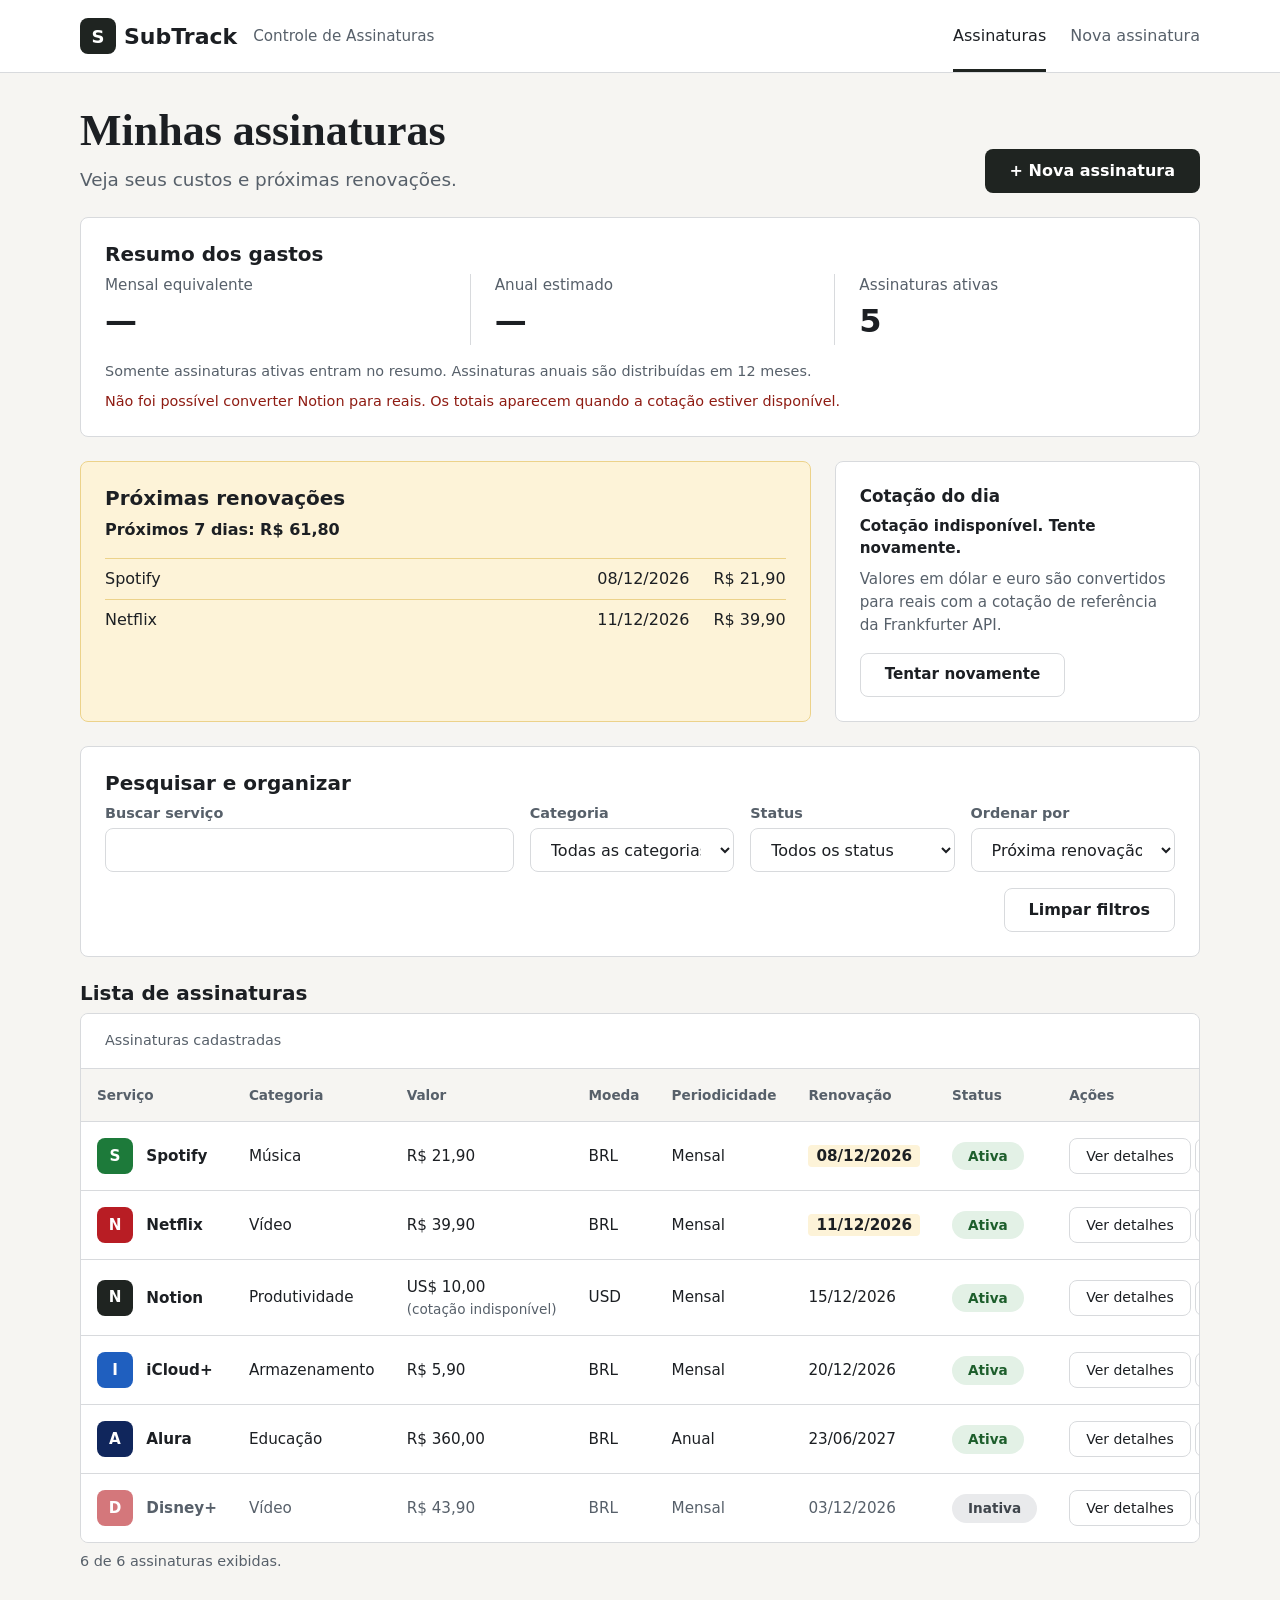
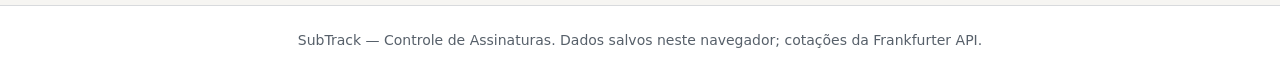
<file: index.html>
<!DOCTYPE html>
<html lang="pt-BR">
<head>
  <meta charset="UTF-8">
  <meta name="viewport" content="width=device-width, initial-scale=1.0">
  <title>Minhas assinaturas | SubTrack — Controle de Assinaturas</title>
  <link rel="stylesheet" href="css/estilos.css">
</head>
<body>
  <header class="cabecalho">
    <div class="cabecalho-conteudo">
      <p class="marca">
        <a href="index.html" class="marca-link"><span class="marca-icone" aria-hidden="true">S</span> SubTrack</a>
        <span class="marca-descricao">Controle de Assinaturas</span>
      </p>
      <nav class="menu" aria-label="Navegação principal">
        <ul>
          <li><a href="index.html" aria-current="page">Assinaturas</a></li>
          <li><a href="pages/cadastro.html">Nova assinatura</a></li>
        </ul>
      </nav>
    </div>
  </header>

  <main class="conteudo">
    <div class="topo-pagina">
      <div>
        <h1>Minhas assinaturas</h1>
        <p class="subtitulo">Veja seus custos e próximas renovações.</p>
      </div>
      <a href="pages/cadastro.html" class="botao botao-primario">+ Nova assinatura</a>
    </div>

    <p id="mensagem-sucesso" class="mensagem mensagem-sucesso" role="status" hidden></p>

    <section class="cartao resumo">
      <h2>Resumo dos gastos</h2>
      <dl class="resumo-lista">
        <div class="resumo-item">
          <dt>Mensal equivalente</dt>
          <dd id="resumo-mensal">—</dd>
        </div>
        <div class="resumo-item">
          <dt>Anual estimado</dt>
          <dd id="resumo-anual">—</dd>
        </div>
        <div class="resumo-item">
          <dt>Assinaturas ativas</dt>
          <dd id="resumo-ativas">0</dd>
        </div>
      </dl>
      <p class="texto-suave">Somente assinaturas ativas entram no resumo. Assinaturas anuais são distribuídas em 12 meses.</p>
      <p id="resumo-aviso" class="resumo-aviso" hidden></p>
    </section>

    <div class="paineis">
      <section class="renovacoes">
        <h2>Próximas renovações</h2>
        <p><strong id="renovacoes-total">Próximos 7 dias</strong></p>
        <ul id="renovacoes-lista" class="renovacoes-lista"></ul>
        <p id="renovacoes-vazia" hidden>Nenhuma renovação nos próximos 7 dias.</p>
      </section>

      <aside class="nota">
        <h2>Cotação do dia</h2>
        <p id="cotacao-texto" class="cotacao-texto" aria-live="polite">Consultando cotação…</p>
        <p>Valores em dólar e euro são convertidos para reais com a cotação de referência da Frankfurter API.</p>
        <button id="tentar-cotacao" type="button" class="botao botao-secundario" hidden>Tentar novamente</button>
      </aside>
    </div>

    <section class="cartao">
      <h2>Pesquisar e organizar</h2>
      <form id="filtros" class="filtros" role="search">
        <p class="campo campo-busca">
          <label for="busca">Buscar serviço</label>
          <input type="search" id="busca" name="busca">
        </p>
        <p class="campo">
          <label for="filtro-categoria">Categoria</label>
          <select id="filtro-categoria" name="categoria">
            <option value="todas">Todas as categorias</option>
            <option value="musica">Música</option>
            <option value="video">Vídeo</option>
            <option value="produtividade">Produtividade</option>
            <option value="armazenamento">Armazenamento</option>
            <option value="educacao">Educação</option>
            <option value="outros">Outros</option>
          </select>
        </p>
        <p class="campo">
          <label for="filtro-status">Status</label>
          <select id="filtro-status" name="status">
            <option value="todos">Todos os status</option>
            <option value="ativa">Ativa</option>
            <option value="inativa">Inativa</option>
          </select>
        </p>
        <p class="campo">
          <label for="ordenacao">Ordenar por</label>
          <select id="ordenacao" name="ordenacao">
            <option value="renovacao">Próxima renovação</option>
            <option value="nome">Nome de A a Z</option>
            <option value="menor-valor">Menor valor</option>
            <option value="maior-valor">Maior valor</option>
          </select>
        </p>
        <p class="filtros-acoes">
          <button type="reset" class="botao botao-secundario">Limpar filtros</button>
        </p>
      </form>
    </section>

    <section class="lista">
      <h2>Lista de assinaturas</h2>
      <div class="tabela-container">
        <table class="tabela">
          <caption>Assinaturas cadastradas</caption>
          <thead>
            <tr>
              <th scope="col">Serviço</th>
              <th scope="col">Categoria</th>
              <th scope="col">Valor</th>
              <th scope="col">Moeda</th>
              <th scope="col">Periodicidade</th>
              <th scope="col">Renovação</th>
              <th scope="col">Status</th>
              <th scope="col">Ações</th>
            </tr>
          </thead>
          <tbody id="corpo-tabela"></tbody>
        </table>
      </div>
      <p id="contador-lista" class="texto-suave"></p>
      <div id="lista-vazia" class="estado-vazio" hidden>
        <h3>Nenhuma assinatura cadastrada</h3>
        <p>Cadastre o primeiro serviço que você acompanha para ver os custos e as renovações.</p>
        <a href="pages/cadastro.html" class="botao botao-primario">+ Cadastrar assinatura</a>
      </div>
      <div id="sem-resultados" class="estado-vazio" hidden>
        <h3>Nenhuma assinatura encontrada</h3>
        <p>Nenhum serviço corresponde à pesquisa e aos filtros escolhidos.</p>
        <button id="limpar-filtros-vazio" type="button" class="botao botao-secundario">Limpar filtros</button>
      </div>
    </section>
  </main>

  <footer class="rodape">
    <p>SubTrack — Controle de Assinaturas. Dados salvos neste navegador; cotações da Frankfurter API.</p>
  </footer>

  <script src="js/dados.js"></script>
  <script src="js/lista.js"></script>
</body>
</html>
</file>
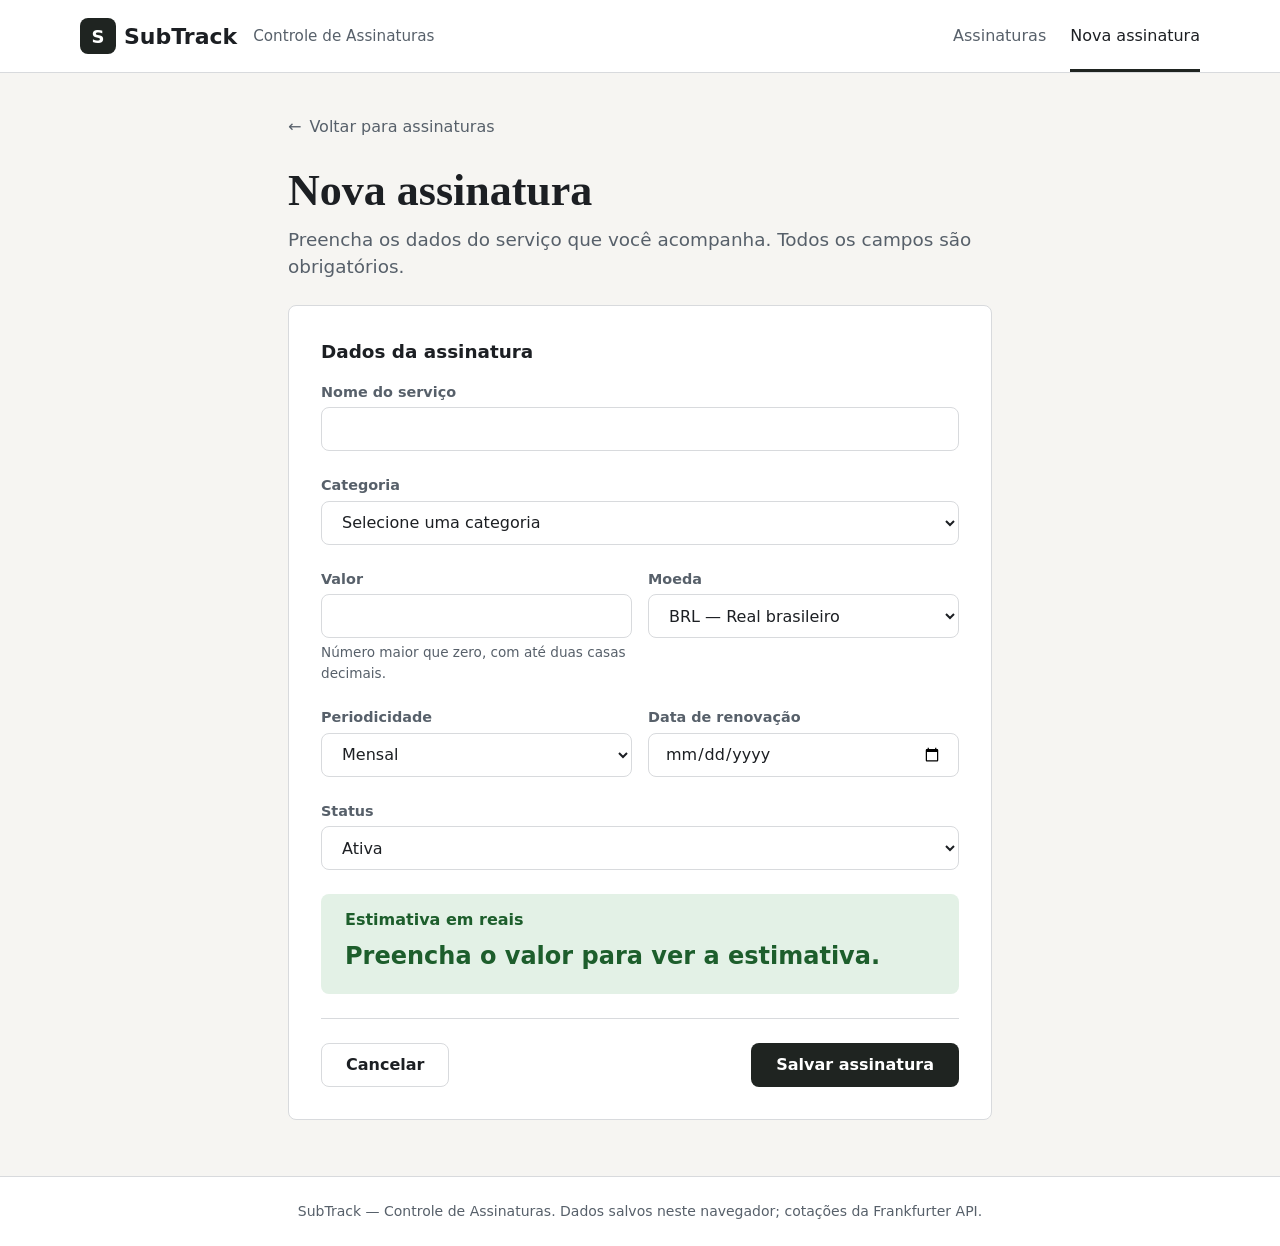
<file: pages/cadastro.html>
<!DOCTYPE html>
<html lang="pt-BR">
<head>
  <meta charset="UTF-8">
  <meta name="viewport" content="width=device-width, initial-scale=1.0">
  <title>Nova assinatura | SubTrack — Controle de Assinaturas</title>
  <link rel="stylesheet" href="../css/estilos.css">
</head>
<body>
  <header class="cabecalho">
    <div class="cabecalho-conteudo">
      <p class="marca">
        <a href="../index.html" class="marca-link"><span class="marca-icone" aria-hidden="true">S</span> SubTrack</a>
        <span class="marca-descricao">Controle de Assinaturas</span>
      </p>
      <nav class="menu" aria-label="Navegação principal">
        <ul>
          <li><a href="../index.html">Assinaturas</a></li>
          <li><a href="cadastro.html" aria-current="page">Nova assinatura</a></li>
        </ul>
      </nav>
    </div>
  </header>

  <main class="conteudo conteudo-estreito">
    <p><a href="../index.html" class="link-voltar"><span aria-hidden="true">←</span> Voltar para assinaturas</a></p>
    <h1>Nova assinatura</h1>
    <p class="subtitulo">Preencha os dados do serviço que você acompanha. Todos os campos são obrigatórios.</p>
    <p id="mensagem-formulario" class="mensagem" role="alert" hidden></p>

    <form id="formulario-assinatura" class="cartao formulario" novalidate>
      <fieldset class="formulario-campos">
        <legend>Dados da assinatura</legend>

        <p class="campo campo-largo">
          <label for="nome">Nome do serviço</label>
          <input type="text" id="nome" name="nome" required>
        </p>

        <p class="campo campo-largo">
          <label for="categoria">Categoria</label>
          <select id="categoria" name="categoria" required>
            <option value="">Selecione uma categoria</option>
            <option value="musica">Música</option>
            <option value="video">Vídeo</option>
            <option value="produtividade">Produtividade</option>
            <option value="armazenamento">Armazenamento</option>
            <option value="educacao">Educação</option>
            <option value="outros">Outros</option>
          </select>
        </p>

        <p class="campo">
          <label for="valor">Valor</label>
          <input type="number" id="valor" name="valor" min="0.01" step="0.01" aria-describedby="valor-ajuda" required>
          <small id="valor-ajuda" class="campo-ajuda">Número maior que zero, com até duas casas decimais.</small>
        </p>

        <p class="campo">
          <label for="moeda">Moeda</label>
          <select id="moeda" name="moeda" required>
            <option value="BRL">BRL — Real brasileiro</option>
            <option value="USD">USD — Dólar americano</option>
            <option value="EUR">EUR — Euro</option>
          </select>
        </p>

        <p class="campo">
          <label for="periodicidade">Periodicidade</label>
          <select id="periodicidade" name="periodicidade" required>
            <option value="mensal">Mensal</option>
            <option value="anual">Anual</option>
          </select>
        </p>

        <p class="campo">
          <label for="renovacao">Data de renovação</label>
          <input type="date" id="renovacao" name="renovacao" required>
        </p>

        <p class="campo campo-largo">
          <label for="status">Status</label>
          <select id="status" name="status" required>
            <option value="ativa">Ativa</option>
            <option value="inativa">Inativa</option>
          </select>
        </p>
      </fieldset>

      <aside class="estimativa" aria-live="polite">
        <h2>Estimativa em reais</h2>
        <p id="estimativa-valor" class="estimativa-valor">Preencha o valor para ver a estimativa.</p>
        <p id="estimativa-detalhe"></p>
        <button id="tentar-cotacao" type="button" class="botao botao-secundario" hidden>Tentar novamente</button>
      </aside>

      <p class="formulario-acoes">
        <a href="../index.html" class="botao botao-secundario">Cancelar</a>
        <button type="submit" class="botao botao-primario">Salvar assinatura</button>
      </p>
    </form>
  </main>

  <footer class="rodape">
    <p>SubTrack — Controle de Assinaturas. Dados salvos neste navegador; cotações da Frankfurter API.</p>
  </footer>

  <script src="../js/dados.js"></script>
  <script src="../js/formulario.js"></script>
</body>
</html>
</file>
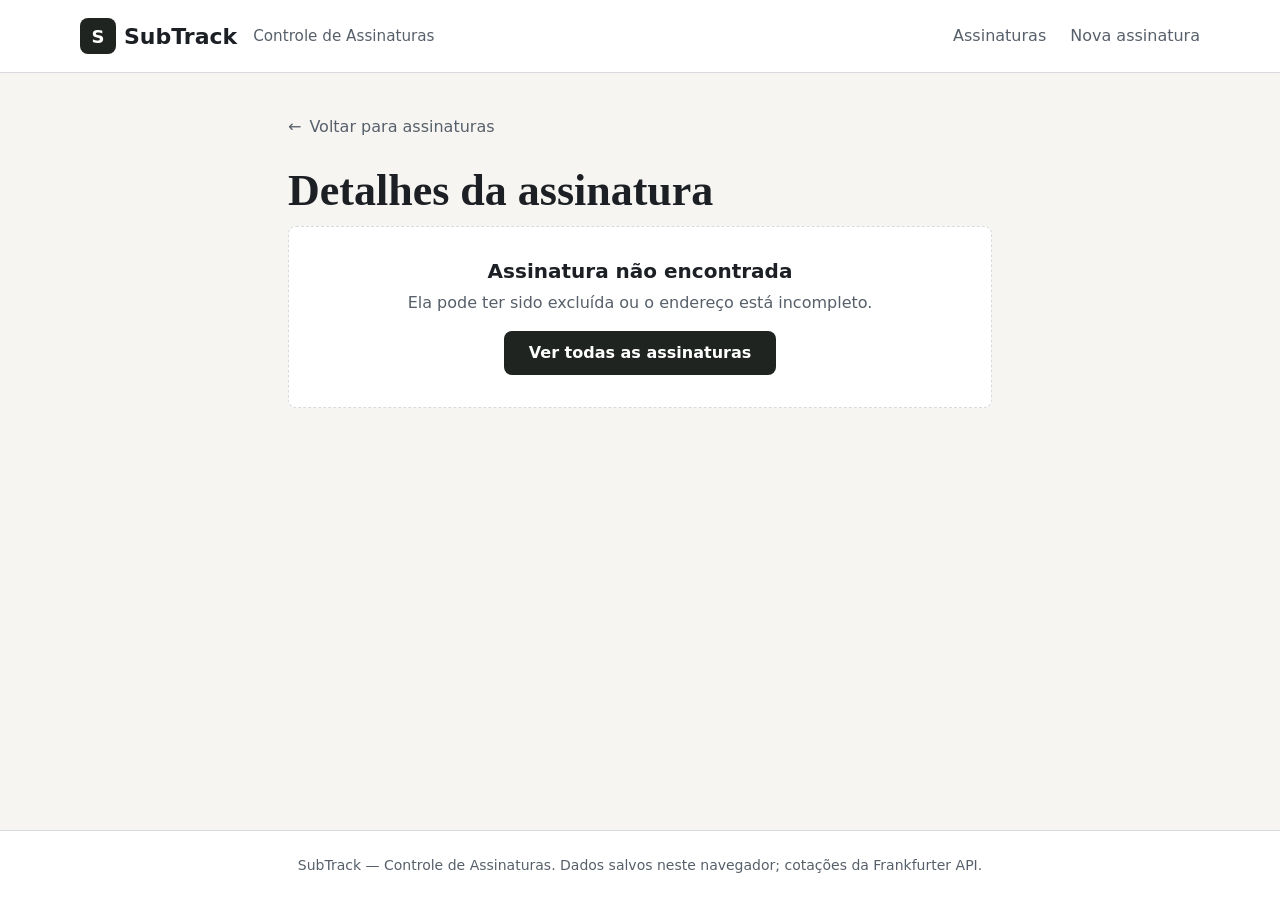
<file: pages/detalhes.html>
<!DOCTYPE html>
<html lang="pt-BR">
<head>
  <meta charset="UTF-8">
  <meta name="viewport" content="width=device-width, initial-scale=1.0">
  <title>Detalhes da assinatura | SubTrack — Controle de Assinaturas</title>
  <link rel="stylesheet" href="../css/estilos.css">
</head>
<body>
  <header class="cabecalho">
    <div class="cabecalho-conteudo">
      <p class="marca">
        <a href="../index.html" class="marca-link"><span class="marca-icone" aria-hidden="true">S</span> SubTrack</a>
        <span class="marca-descricao">Controle de Assinaturas</span>
      </p>
      <nav class="menu" aria-label="Navegação principal">
        <ul>
          <li><a href="../index.html">Assinaturas</a></li>
          <li><a href="cadastro.html">Nova assinatura</a></li>
        </ul>
      </nav>
    </div>
  </header>

  <main class="conteudo conteudo-estreito">
    <p><a href="../index.html" class="link-voltar"><span aria-hidden="true">←</span> Voltar para assinaturas</a></p>
    <h1>Detalhes da assinatura</h1>
    <p id="mensagem-sucesso" class="mensagem mensagem-sucesso" role="status" hidden></p>

    <article id="detalhes-assinatura" class="cartao detalhes" hidden>
      <div class="detalhes-topo">
        <span id="detalhes-avatar" class="avatar" aria-hidden="true"></span>
        <h2 id="detalhes-nome"></h2>
        <span id="detalhes-status"></span>
      </div>

      <dl class="detalhes-lista">
        <dt>Nome do serviço</dt>
        <dd data-campo="nome"></dd>
        <dt>Categoria</dt>
        <dd data-campo="categoria"></dd>
        <dt>Valor original</dt>
        <dd data-campo="valor"></dd>
        <dt>Moeda</dt>
        <dd data-campo="moeda"></dd>
        <dt>Periodicidade</dt>
        <dd data-campo="periodicidade"></dd>
        <dt>Valor em reais</dt>
        <dd data-campo="em-reais"></dd>
        <dt>Equivalente mensal</dt>
        <dd data-campo="mensal"></dd>
        <dt>Data de renovação</dt>
        <dd data-campo="renovacao"></dd>
        <dt>Situação da renovação</dt>
        <dd data-campo="prazo"></dd>
        <dt>Status</dt>
        <dd data-campo="status"></dd>
      </dl>

      <h3>Ações</h3>
      <ul class="lista-acoes">
        <li><a id="link-editar" href="editar.html" class="botao botao-primario">Editar assinatura</a></li>
        <li><a id="link-excluir" href="excluir.html" class="botao botao-perigo-contorno">Excluir assinatura</a></li>
        <li><a href="../index.html" class="botao botao-secundario">Voltar para a lista de assinaturas</a></li>
      </ul>
    </article>

    <aside id="nota-cotacao" class="nota" hidden>
      <h2>Sobre a conversão</h2>
      <p id="cotacao-texto" class="cotacao-texto" aria-live="polite">Consultando cotação…</p>
      <p>O valor em reais é uma estimativa feita com a cotação de referência da Frankfurter API e pode mudar até a data da cobrança.</p>
      <button id="tentar-cotacao" type="button" class="botao botao-secundario" hidden>Tentar novamente</button>
    </aside>

    <div id="nao-encontrada" class="estado-vazio" hidden>
      <h2>Assinatura não encontrada</h2>
      <p>Ela pode ter sido excluída ou o endereço está incompleto.</p>
      <a href="../index.html" class="botao botao-primario">Ver todas as assinaturas</a>
    </div>
  </main>

  <footer class="rodape">
    <p>SubTrack — Controle de Assinaturas. Dados salvos neste navegador; cotações da Frankfurter API.</p>
  </footer>

  <script src="../js/dados.js"></script>
  <script src="../js/detalhes.js"></script>
</body>
</html>
</file>
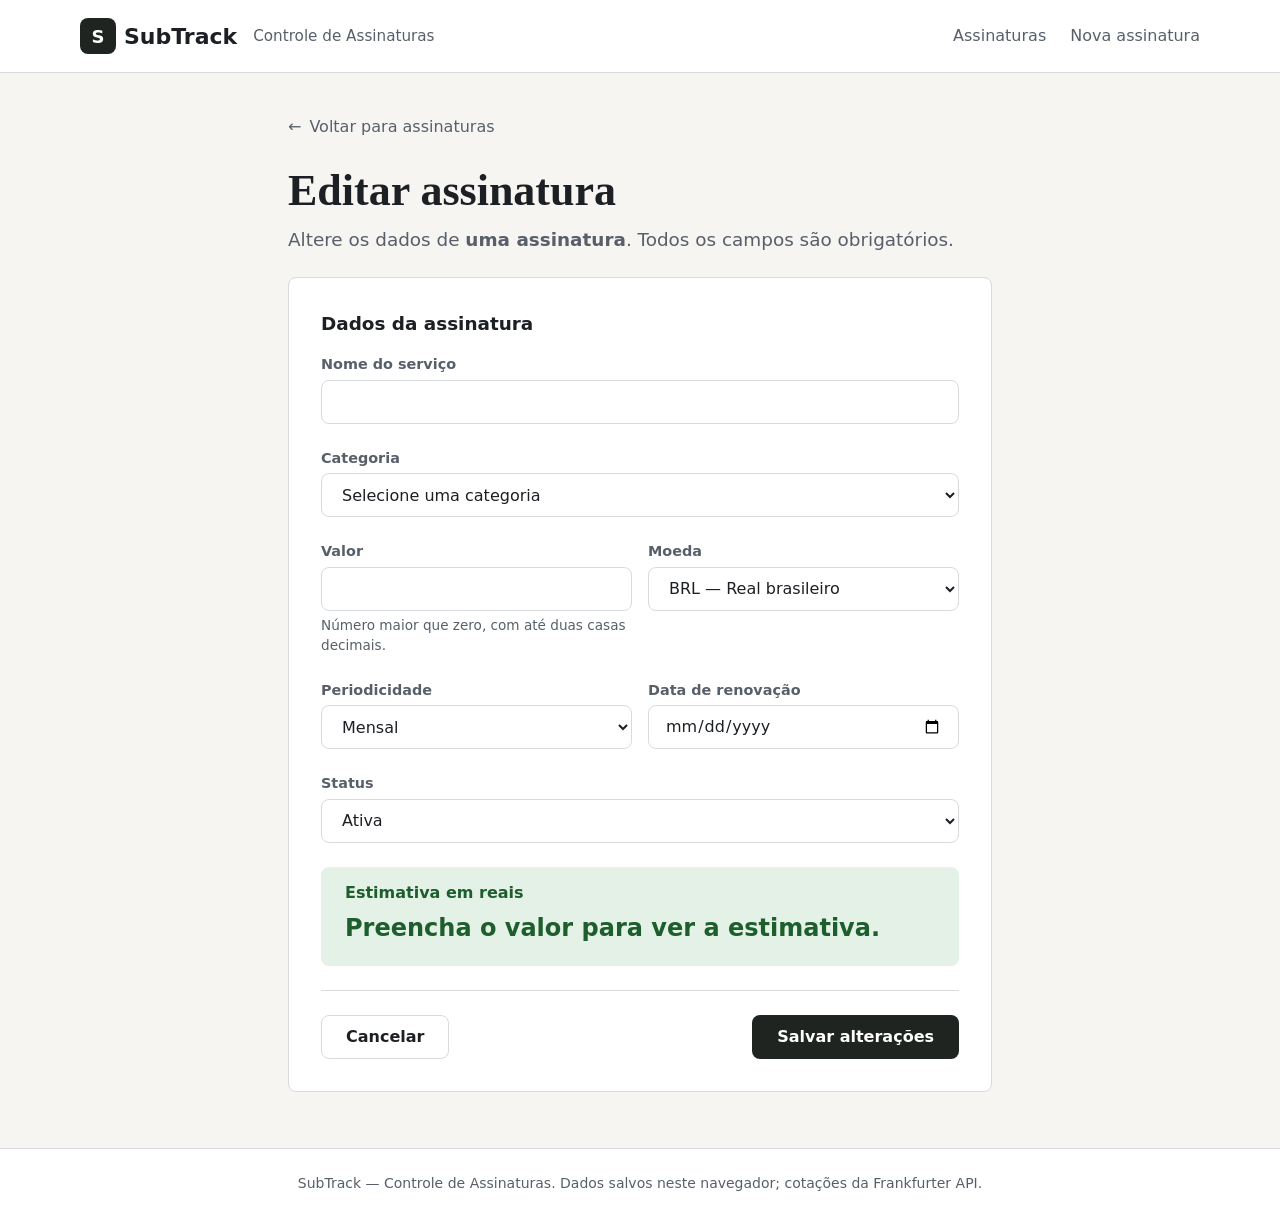
<file: pages/editar.html>
<!DOCTYPE html>
<html lang="pt-BR">
<head>
  <meta charset="UTF-8">
  <meta name="viewport" content="width=device-width, initial-scale=1.0">
  <title>Editar assinatura | SubTrack — Controle de Assinaturas</title>
  <link rel="stylesheet" href="../css/estilos.css">
</head>
<body>
  <header class="cabecalho">
    <div class="cabecalho-conteudo">
      <p class="marca">
        <a href="../index.html" class="marca-link"><span class="marca-icone" aria-hidden="true">S</span> SubTrack</a>
        <span class="marca-descricao">Controle de Assinaturas</span>
      </p>
      <nav class="menu" aria-label="Navegação principal">
        <ul>
          <li><a href="../index.html">Assinaturas</a></li>
          <li><a href="cadastro.html">Nova assinatura</a></li>
        </ul>
      </nav>
    </div>
  </header>

  <main class="conteudo conteudo-estreito">
    <p><a href="../index.html" class="link-voltar"><span aria-hidden="true">←</span> Voltar para assinaturas</a></p>
    <h1>Editar assinatura</h1>
    <p class="subtitulo">Altere os dados de <strong id="nome-edicao">uma assinatura</strong>. Todos os campos são obrigatórios.</p>
    <p id="mensagem-formulario" class="mensagem" role="alert" hidden></p>

    <form id="formulario-assinatura" class="cartao formulario" novalidate>
      <fieldset class="formulario-campos">
        <legend>Dados da assinatura</legend>

        <p class="campo campo-largo">
          <label for="nome">Nome do serviço</label>
          <input type="text" id="nome" name="nome" required>
        </p>

        <p class="campo campo-largo">
          <label for="categoria">Categoria</label>
          <select id="categoria" name="categoria" required>
            <option value="">Selecione uma categoria</option>
            <option value="musica">Música</option>
            <option value="video">Vídeo</option>
            <option value="produtividade">Produtividade</option>
            <option value="armazenamento">Armazenamento</option>
            <option value="educacao">Educação</option>
            <option value="outros">Outros</option>
          </select>
        </p>

        <p class="campo">
          <label for="valor">Valor</label>
          <input type="number" id="valor" name="valor" min="0.01" step="0.01" aria-describedby="valor-ajuda" required>
          <small id="valor-ajuda" class="campo-ajuda">Número maior que zero, com até duas casas decimais.</small>
        </p>

        <p class="campo">
          <label for="moeda">Moeda</label>
          <select id="moeda" name="moeda" required>
            <option value="BRL">BRL — Real brasileiro</option>
            <option value="USD">USD — Dólar americano</option>
            <option value="EUR">EUR — Euro</option>
          </select>
        </p>

        <p class="campo">
          <label for="periodicidade">Periodicidade</label>
          <select id="periodicidade" name="periodicidade" required>
            <option value="mensal">Mensal</option>
            <option value="anual">Anual</option>
          </select>
        </p>

        <p class="campo">
          <label for="renovacao">Data de renovação</label>
          <input type="date" id="renovacao" name="renovacao" required>
        </p>

        <p class="campo campo-largo">
          <label for="status">Status</label>
          <select id="status" name="status" required>
            <option value="ativa">Ativa</option>
            <option value="inativa">Inativa</option>
          </select>
        </p>
      </fieldset>

      <aside class="estimativa" aria-live="polite">
        <h2>Estimativa em reais</h2>
        <p id="estimativa-valor" class="estimativa-valor">Preencha o valor para ver a estimativa.</p>
        <p id="estimativa-detalhe"></p>
        <button id="tentar-cotacao" type="button" class="botao botao-secundario" hidden>Tentar novamente</button>
      </aside>

      <p class="formulario-acoes">
        <a id="link-cancelar" href="../index.html" class="botao botao-secundario">Cancelar</a>
        <button type="submit" class="botao botao-primario">Salvar alterações</button>
      </p>
    </form>

    <div id="nao-encontrada" class="estado-vazio" hidden>
      <h2>Assinatura não encontrada</h2>
      <p>Ela pode ter sido excluída ou o endereço está incompleto.</p>
      <a href="../index.html" class="botao botao-primario">Ver todas as assinaturas</a>
    </div>
  </main>

  <footer class="rodape">
    <p>SubTrack — Controle de Assinaturas. Dados salvos neste navegador; cotações da Frankfurter API.</p>
  </footer>

  <script src="../js/dados.js"></script>
  <script src="../js/formulario.js"></script>
</body>
</html>
</file>
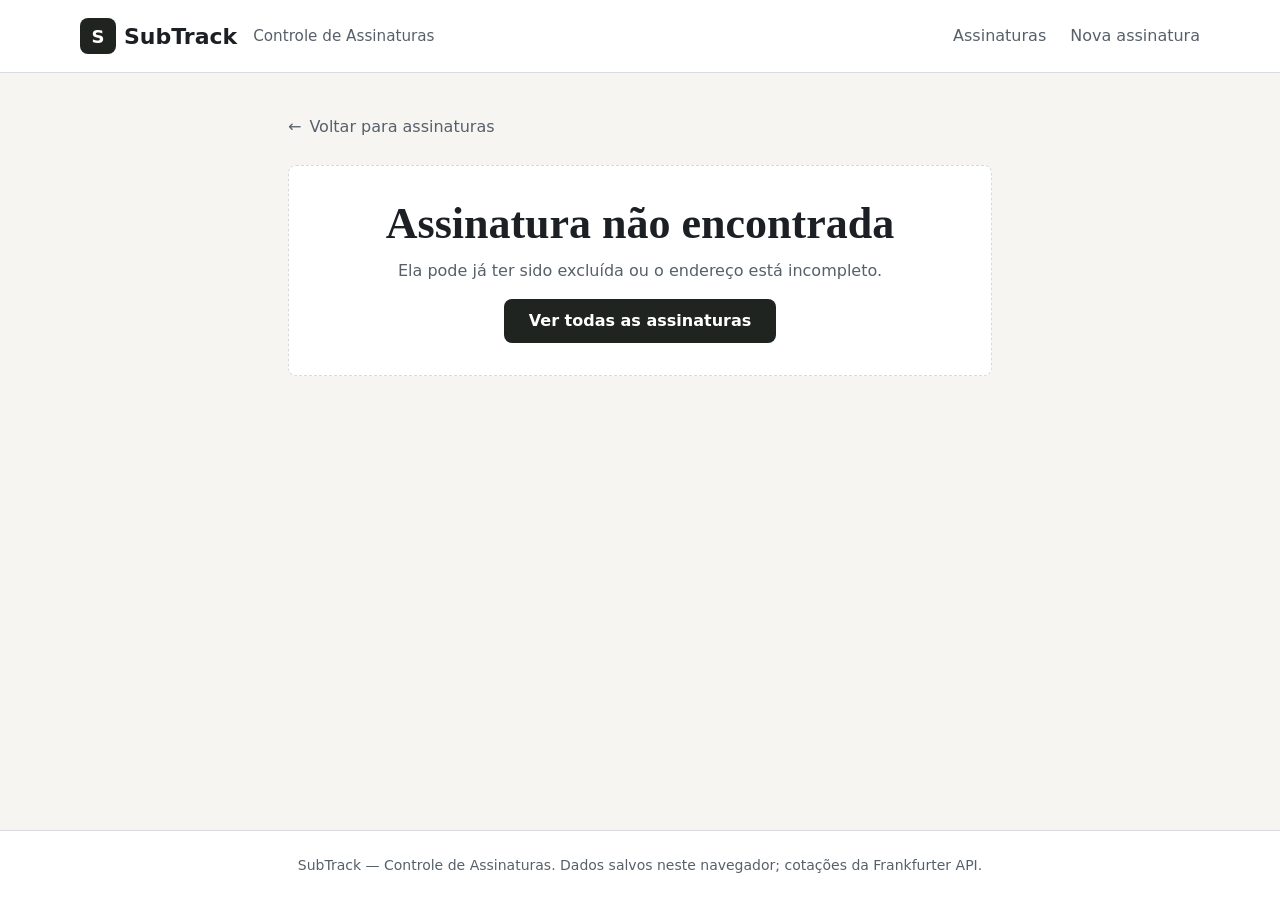
<file: pages/excluir.html>
<!DOCTYPE html>
<html lang="pt-BR">
<head>
  <meta charset="UTF-8">
  <meta name="viewport" content="width=device-width, initial-scale=1.0">
  <title>Excluir assinatura | SubTrack — Controle de Assinaturas</title>
  <link rel="stylesheet" href="../css/estilos.css">
</head>
<body>
  <header class="cabecalho">
    <div class="cabecalho-conteudo">
      <p class="marca">
        <a href="../index.html" class="marca-link"><span class="marca-icone" aria-hidden="true">S</span> SubTrack</a>
        <span class="marca-descricao">Controle de Assinaturas</span>
      </p>
      <nav class="menu" aria-label="Navegação principal">
        <ul>
          <li><a href="../index.html">Assinaturas</a></li>
          <li><a href="cadastro.html">Nova assinatura</a></li>
        </ul>
      </nav>
    </div>
  </header>

  <main class="conteudo conteudo-estreito">
    <p><a href="../index.html" class="link-voltar"><span aria-hidden="true">←</span> Voltar para assinaturas</a></p>

    <div id="confirmacao-exclusao" class="cartao confirmacao" hidden>
      <h1>Excluir assinatura?</h1>
      <p class="subtitulo"><strong id="excluir-nome"></strong> será removida da sua lista. Essa ação não pode ser desfeita.</p>

      <section class="confirmacao-item">
        <h2>Assinatura selecionada</h2>
        <dl class="detalhes-lista">
          <dt>Serviço</dt>
          <dd data-campo="nome"></dd>
          <dt>Categoria</dt>
          <dd data-campo="categoria"></dd>
          <dt>Valor</dt>
          <dd data-campo="valor"></dd>
        </dl>
      </section>

      <p class="alerta-perigo"><strong>Importante:</strong> excluir o cadastro no SubTrack não cancela a assinatura no serviço contratado. Para cancelar a cobrança, acesse o próprio serviço.</p>

      <p class="confirmacao-acoes">
        <a id="link-cancelar" href="../index.html" class="botao botao-secundario">Cancelar</a>
        <button id="botao-excluir" type="button" class="botao botao-perigo">Excluir assinatura</button>
      </p>
    </div>

    <div id="nao-encontrada" class="estado-vazio" hidden>
      <h1>Assinatura não encontrada</h1>
      <p>Ela pode já ter sido excluída ou o endereço está incompleto.</p>
      <a href="../index.html" class="botao botao-primario">Ver todas as assinaturas</a>
    </div>
  </main>

  <footer class="rodape">
    <p>SubTrack — Controle de Assinaturas. Dados salvos neste navegador; cotações da Frankfurter API.</p>
  </footer>

  <script src="../js/dados.js"></script>
  <script src="../js/excluir.js"></script>
</body>
</html>
</file>
<file: css/estilos.css>
/* ==========================================================
   SubTrack — Folha de estilos
   ========================================================== */

/* ---------- 1. Variáveis da identidade visual ---------- */
:root {
  /* Cores */
  --cor-fundo: #f6f5f2;
  --cor-superficie: #ffffff;
  --cor-texto: #1c1f23;
  --cor-texto-suave: #57606a;
  --cor-borda: #d8dadd;
  --cor-primaria: #1f2421;
  --cor-primaria-hover: #3a413d;
  --cor-foco: #2563eb;
  --cor-info-fundo: #eef2f7;
  --cor-info-borda: #c9d4e3;

  /* Tipografia */
  --fonte-titulo: Georgia, "Times New Roman", serif;
  --fonte-texto: system-ui, "Segoe UI", Roboto, Arial, sans-serif;

  /* Espaçamentos e bordas */
  --espaco-1: 0.25rem;
  --espaco-2: 0.5rem;
  --espaco-3: 1rem;
  --espaco-4: 1.5rem;
  --espaco-5: 2rem;
  --raio: 0.5rem;
  --largura-maxima: 72rem;
}

/* ---------- 2. Base ---------- */
*,
*::before,
*::after {
  box-sizing: border-box;
}

body {
  margin: 0;
  min-height: 100vh;
  display: flex;
  flex-direction: column;
  background-color: var(--cor-fundo);
  color: var(--cor-texto);
  font-family: var(--fonte-texto);
  font-size: 1rem;
  line-height: 1.5;
  overflow-wrap: break-word;
}

h1,
h2,
h3 {
  margin: 0 0 var(--espaco-2);
  line-height: 1.2;
}

h1 {
  font-family: var(--fonte-titulo);
  font-size: clamp(2rem, 1.6rem + 1.5vw, 2.75rem);
  font-weight: 700;
}

h2 {
  font-size: 1.25rem;
}

h3 {
  font-size: 1.05rem;
}

p {
  margin: 0 0 var(--espaco-3);
}

a {
  color: var(--cor-texto);
  text-underline-offset: 0.2em;
}

a:hover {
  color: var(--cor-primaria-hover);
}

/* Foco visível para navegação por teclado */
a:focus-visible,
button:focus-visible,
input:focus-visible,
select:focus-visible {
  outline: 3px solid var(--cor-foco);
  outline-offset: 2px;
}

/* ---------- 3. Cabeçalho e navegação ---------- */
.cabecalho {
  background-color: var(--cor-superficie);
  border-bottom: 1px solid var(--cor-borda);
}

.cabecalho-conteudo {
  display: flex;
  align-items: center;
  justify-content: space-between;
  gap: var(--espaco-3);
  max-width: var(--largura-maxima);
  margin: 0 auto;
  padding: 0 var(--espaco-3);
}

.marca {
  display: flex;
  align-items: center;
  flex-wrap: wrap;
  gap: var(--espaco-2) var(--espaco-3);
  margin: 0;
  padding: var(--espaco-3) 0;
}

.marca-link {
  display: inline-flex;
  align-items: center;
  gap: var(--espaco-2);
  font-size: 1.375rem;
  font-weight: 700;
  text-decoration: none;
}

.marca-icone {
  display: inline-grid;
  place-items: center;
  width: 2.25rem;
  height: 2.25rem;
  border-radius: var(--raio);
  background-color: var(--cor-primaria);
  color: #ffffff;
  font-size: 1.125rem;
}

.marca-descricao {
  color: var(--cor-texto-suave);
  font-size: 0.95rem;
}

.menu ul {
  display: flex;
  gap: var(--espaco-4);
  margin: 0;
  padding: 0;
  list-style: none;
}

.menu a {
  display: block;
  padding: var(--espaco-4) 0 calc(var(--espaco-4) - 3px);
  border-bottom: 3px solid transparent;
  color: var(--cor-texto-suave);
  font-weight: 500;
  text-decoration: none;
}

.menu a:hover {
  color: var(--cor-texto);
  border-bottom-color: var(--cor-borda);
}

.menu a[aria-current="page"] {
  color: var(--cor-texto);
  border-bottom-color: var(--cor-primaria);
}

/* ---------- 4. Conteúdo principal e rodapé ---------- */
.conteudo {
  flex: 1;
  width: 100%;
  max-width: var(--largura-maxima);
  margin: 0 auto;
  padding: var(--espaco-5) var(--espaco-3);
}

.rodape {
  border-top: 1px solid var(--cor-borda);
  background-color: var(--cor-superficie);
  color: var(--cor-texto-suave);
  font-size: 0.875rem;
  text-align: center;
}

.rodape p {
  margin: 0;
  padding: var(--espaco-4) var(--espaco-3);
}

/* ---------- 5. Botões ---------- */
.botao {
  display: inline-flex;
  align-items: center;
  justify-content: center;
  gap: var(--espaco-2);
  min-height: 2.75rem;
  padding: var(--espaco-2) var(--espaco-4);
  border: 1px solid transparent;
  border-radius: var(--raio);
  font: inherit;
  font-weight: 600;
  text-decoration: none;
  cursor: pointer;
  transition: background-color 0.15s, border-color 0.15s;
}

.botao:active {
  transform: translateY(1px);
}

.botao-primario {
  background-color: var(--cor-primaria);
  color: #ffffff;
}

.botao-primario:hover {
  background-color: var(--cor-primaria-hover);
  color: #ffffff;
}

.botao-secundario {
  background-color: var(--cor-superficie);
  border-color: var(--cor-borda);
  color: var(--cor-texto);
}

.botao-secundario:hover {
  border-color: var(--cor-texto-suave);
  color: var(--cor-texto);
}

/* ---------- 6. Mensagens ---------- */
.aviso {
  padding: var(--espaco-3);
  border: 1px solid var(--cor-info-borda);
  border-left-width: 4px;
  border-radius: var(--raio);
  background-color: var(--cor-info-fundo);
  font-size: 0.95rem;
}

/* ---------- 7. Componentes gerais ---------- */
.cartao {
  margin-bottom: var(--espaco-4);
  padding: var(--espaco-4);
  border: 1px solid var(--cor-borda);
  border-radius: var(--raio);
  background-color: var(--cor-superficie);
}

.subtitulo {
  margin: 0;
  color: var(--cor-texto-suave);
  font-size: 1.15rem;
}

.texto-suave {
  margin: 0;
  color: var(--cor-texto-suave);
  font-size: 0.9rem;
}

/* Campos usados na pesquisa e nos formulários */
.campo {
  display: flex;
  flex-direction: column;
  gap: var(--espaco-1);
  margin: 0;
}

.campo label {
  color: var(--cor-texto-suave);
  font-size: 0.9rem;
  font-weight: 600;
}

.campo input,
.campo select {
  width: 100%;
  min-height: 2.75rem;
  padding: var(--espaco-2) var(--espaco-3);
  border: 1px solid var(--cor-borda);
  border-radius: var(--raio);
  background-color: var(--cor-superficie);
  color: var(--cor-texto);
  font: inherit;
}

.campo input:hover,
.campo select:hover {
  border-color: var(--cor-texto-suave);
}

/* ---------- 8. Layout da página inicial ---------- */
.topo-pagina {
  display: flex;
  align-items: flex-end;
  justify-content: space-between;
  flex-wrap: wrap;
  gap: var(--espaco-3);
  margin-bottom: var(--espaco-4);
}

/* Resumo: três indicadores lado a lado */
.resumo-lista {
  display: grid;
  grid-template-columns: repeat(3, 1fr);
  gap: var(--espaco-4);
  margin: 0 0 var(--espaco-3);
}

.resumo-item + .resumo-item {
  padding-left: var(--espaco-4);
  border-left: 1px solid var(--cor-borda);
}

.resumo-item dt {
  color: var(--cor-texto-suave);
  font-size: 0.95rem;
}

.resumo-item dd {
  margin: 0;
  font-size: 2rem;
  font-weight: 700;
}

/* Renovações e nota sobre câmbio dividem a mesma linha */
.paineis {
  display: grid;
  grid-template-columns: 2fr 1fr;
  gap: var(--espaco-4);
  margin-bottom: var(--espaco-4);
}

.renovacoes {
  padding: var(--espaco-4);
  border: 1px solid #ecd28a;
  border-radius: var(--raio);
  background-color: #fdf3d8;
}

.renovacoes-lista {
  margin: 0;
  padding: 0;
  list-style: none;
}

.renovacoes-lista li {
  display: grid;
  grid-template-columns: 1fr auto auto;
  gap: var(--espaco-4);
  padding: var(--espaco-2) 0;
  border-top: 1px solid #ecd28a;
}

.nota {
  padding: var(--espaco-4);
  border: 1px solid var(--cor-borda);
  border-radius: var(--raio);
  background-color: var(--cor-superficie);
  color: var(--cor-texto-suave);
  font-size: 0.95rem;
}

.nota h2 {
  color: var(--cor-texto);
  font-size: 1.05rem;
}

.nota p {
  margin: 0;
}

/* Pesquisa, filtros e ordenação em uma grade */
.filtros {
  display: grid;
  grid-template-columns: 2fr repeat(3, 1fr);
  gap: var(--espaco-3);
  align-items: end;
}

.filtros-acoes {
  grid-column: 1 / -1;
  display: flex;
  justify-content: flex-end;
  gap: var(--espaco-2);
  margin: 0;
}

/* ---------- 9. Listagem de assinaturas ---------- */
.tabela-container {
  overflow-x: auto;
  border: 1px solid var(--cor-borda);
  border-radius: var(--raio);
  background-color: var(--cor-superficie);
}

.tabela {
  width: 100%;
  border-collapse: collapse;
  font-size: 0.95rem;
}

.tabela caption {
  padding: var(--espaco-3) var(--espaco-4);
  color: var(--cor-texto-suave);
  font-size: 0.9rem;
  text-align: left;
}

.tabela th,
.tabela td {
  padding: var(--espaco-3);
  border-top: 1px solid var(--cor-borda);
  text-align: left;
  vertical-align: middle;
}

.tabela thead th {
  background-color: var(--cor-fundo);
  color: var(--cor-texto-suave);
  font-size: 0.85rem;
  font-weight: 600;
  white-space: nowrap;
}

.tabela tbody th {
  font-weight: 600;
  white-space: nowrap;
}

.tabela tbody tr:hover {
  background-color: #fafaf8;
}

/* Linhas inativas ficam com aparência mais discreta */
.linha-inativa {
  color: var(--cor-texto-suave);
}

.linha-inativa .avatar {
  opacity: 0.6;
}

/* Iniciais dos serviços */
.avatar {
  display: inline-grid;
  place-items: center;
  width: 2.25rem;
  height: 2.25rem;
  margin-right: var(--espaco-2);
  border-radius: var(--raio);
  color: #ffffff;
  font-weight: 700;
  vertical-align: middle;
}

.avatar-verde { background-color: #1d7a3a; }
.avatar-vermelho { background-color: #b81d24; }
.avatar-escuro { background-color: var(--cor-primaria); }
.avatar-azul { background-color: #1f5fbf; }
.avatar-marinho { background-color: #10265c; }
.avatar-roxo { background-color: #5b4a9e; }

/* Etiquetas de status: cor + texto */
.status {
  display: inline-block;
  padding: var(--espaco-1) var(--espaco-3);
  border-radius: 999px;
  font-size: 0.85rem;
  font-weight: 600;
  white-space: nowrap;
}

.status-ativa {
  background-color: #e3f1e6;
  color: #1d5e2c;
}

.status-inativa {
  background-color: #e9eaec;
  color: #3f454c;
}

/* Renovação nos próximos 7 dias */
.renovacao-proxima time {
  padding: 0.125rem var(--espaco-2);
  border-radius: 0.25rem;
  background-color: #fdf3d8;
  font-weight: 600;
}

/* Ações de cada linha */
.acoes {
  white-space: nowrap;
}

.acao + .acao {
  margin-left: var(--espaco-1);
}

/* Valor aproximado em reais abaixo do valor original */
.valor-convertido {
  display: block;
  color: var(--cor-texto-suave);
  font-size: 0.85rem;
  white-space: nowrap;
}

.acao {
  display: inline-flex;
  align-items: center;
  min-height: 2.25rem;
  padding: var(--espaco-1) var(--espaco-3);
  border: 1px solid var(--cor-borda);
  border-radius: var(--raio);
  background-color: var(--cor-superficie);
  color: var(--cor-texto);
  font: inherit;
  font-size: 0.875rem;
  text-decoration: none;
  white-space: nowrap;
  cursor: pointer;
}

.acao:hover {
  border-color: var(--cor-texto-suave);
  background-color: var(--cor-fundo);
}

.acao-excluir {
  color: #b42318;
}

.acao-excluir:hover {
  border-color: #b42318;
  background-color: #fdecea;
  color: #8f1c13;
}

.lista > .texto-suave {
  margin-top: var(--espaco-2);
}

/* ---------- 10. Formulários de cadastro e edição ---------- */
.conteudo-estreito {
  max-width: 46rem;
}

.link-voltar {
  display: inline-flex;
  align-items: center;
  gap: var(--espaco-2);
  min-height: 2.75rem;
  color: var(--cor-texto-suave);
  text-decoration: none;
}

.link-voltar:hover {
  color: var(--cor-texto);
  text-decoration: underline;
}

.conteudo-estreito .subtitulo {
  margin-bottom: var(--espaco-4);
}

.formulario {
  padding: var(--espaco-5);
}

/* Campos em duas colunas; os campos largos ocupam a linha inteira */
.formulario-campos {
  display: grid;
  grid-template-columns: repeat(2, 1fr);
  gap: var(--espaco-4) var(--espaco-3);
  margin: 0;
  padding: 0;
  border: 0;
  min-width: 0;
}

.formulario-campos legend {
  margin-bottom: var(--espaco-3);
  padding: 0;
  font-size: 1.15rem;
  font-weight: 700;
}

.campo-largo {
  grid-column: 1 / -1;
}

.campo-ajuda {
  color: var(--cor-texto-suave);
  font-size: 0.85rem;
}

/* Estados dos campos */
.campo input:focus,
.campo select:focus {
  border-color: var(--cor-foco);
}

.campo input:user-invalid,
.campo select:user-invalid {
  border-color: #b42318;
  background-color: #fdecea;
}

/* Estimativa em reais */
.estimativa {
  margin-top: var(--espaco-4);
  padding: var(--espaco-3) var(--espaco-4);
  border-radius: var(--raio);
  background-color: #e3f1e6;
  color: #1d5e2c;
}

.estimativa h2 {
  font-size: 1rem;
}

.estimativa p {
  margin: 0;
  color: var(--cor-texto);
  font-size: 0.95rem;
}

.formulario-acoes {
  display: flex;
  justify-content: space-between;
  gap: var(--espaco-3);
  margin: var(--espaco-4) 0 0;
  padding-top: var(--espaco-4);
  border-top: 1px solid var(--cor-borda);
}

/* ---------- 11. Detalhes da assinatura ---------- */
.detalhes-topo {
  display: flex;
  align-items: center;
  gap: var(--espaco-3);
  margin-bottom: var(--espaco-4);
}

.detalhes-topo h2 {
  flex: 1;
  margin: 0;
  font-family: var(--fonte-titulo);
  font-size: 1.75rem;
}

.detalhes-topo .avatar {
  width: 3rem;
  height: 3rem;
  margin: 0;
  font-size: 1.25rem;
}

/* Lista de descrição em duas colunas: termo e valor */
.detalhes-lista {
  display: grid;
  grid-template-columns: minmax(10rem, max-content) 1fr;
  margin: 0 0 var(--espaco-4);
}

.detalhes-lista dt,
.detalhes-lista dd {
  margin: 0;
  padding: var(--espaco-2) var(--espaco-3) var(--espaco-2) 0;
  border-top: 1px solid var(--cor-borda);
}

.detalhes-lista dt {
  color: var(--cor-texto-suave);
}

.detalhes-lista dd {
  font-weight: 600;
}

.lista-acoes {
  display: flex;
  flex-wrap: wrap;
  gap: var(--espaco-2);
  margin: 0;
  padding: 0;
  list-style: none;
}

/* ---------- 12. Exclusão ---------- */
.botao-perigo {
  background-color: #b42318;
  color: #ffffff;
}

.botao-perigo:hover {
  background-color: #8f1c13;
}

.botao-perigo-contorno {
  background-color: var(--cor-superficie);
  border-color: #b42318;
  color: #b42318;
}

.botao-perigo-contorno:hover {
  background-color: #fdecea;
  color: #8f1c13;
}

.confirmacao {
  padding: var(--espaco-5);
  border-top: 4px solid #b42318;
}

.confirmacao .subtitulo {
  margin-bottom: var(--espaco-4);
}

.confirmacao-item h2 {
  font-size: 1rem;
}

.alerta-perigo {
  padding: var(--espaco-3);
  border: 1px solid #f1b8b2;
  border-left-width: 4px;
  border-radius: var(--raio);
  background-color: #fdecea;
  color: #6b1610;
}

.confirmacao-acoes {
  display: grid;
  grid-template-columns: 1fr 1fr;
  gap: var(--espaco-3);
  margin: var(--espaco-4) 0 0;
}

/* ---------- 13. Responsividade ---------- */

/* Tablets e celulares: até 768px */
@media (max-width: 48rem) {
  .cabecalho-conteudo {
    flex-direction: column;
    align-items: flex-start;
    gap: 0;
  }

  .marca {
    padding-bottom: var(--espaco-2);
  }

  .menu ul {
    gap: var(--espaco-3);
  }

  .menu a {
    padding: var(--espaco-2) 0 calc(var(--espaco-2) + 1px);
  }

  .conteudo {
    padding: var(--espaco-4) var(--espaco-3);
  }

  /* Indicadores do resumo em uma coluna */
  .resumo-lista {
    grid-template-columns: 1fr;
    gap: var(--espaco-3);
  }

  .resumo-item + .resumo-item {
    padding-left: 0;
    padding-top: var(--espaco-3);
    border-left: 0;
    border-top: 1px solid var(--cor-borda);
  }

  /* Renovações e câmbio um abaixo do outro */
  .paineis {
    grid-template-columns: 1fr;
  }

  /* Pesquisa ocupa a linha inteira; filtros em duas colunas */
  .filtros {
    grid-template-columns: repeat(2, 1fr);
  }

  .campo-busca {
    grid-column: 1 / -1;
  }

  /* Formulário em uma coluna */
  .formulario {
    padding: var(--espaco-4);
  }

  .formulario-campos {
    grid-template-columns: 1fr;
  }

  .confirmacao {
    padding: var(--espaco-4);
  }
}

/* Celulares pequenos: até 480px */
@media (max-width: 30rem) {
  .marca-descricao {
    flex-basis: 100%;
  }

  .topo-pagina .botao,
  .filtros-acoes .botao,
  .lista-acoes .botao {
    width: 100%;
  }

  .filtros {
    grid-template-columns: 1fr;
  }

  .filtros-acoes,
  .lista-acoes {
    flex-direction: column;
  }

  .lista-acoes li {
    width: 100%;
  }

  /* Botão principal aparece primeiro e os dois ocupam a largura toda */
  .formulario-acoes {
    flex-direction: column-reverse;
  }

  .confirmacao-acoes {
    grid-template-columns: 1fr;
  }

  .confirmacao-acoes .botao-perigo {
    order: -1;
  }

  /* Termo acima do valor nas listas de descrição */
  .detalhes-lista {
    grid-template-columns: 1fr;
  }

  .detalhes-lista dt {
    padding-bottom: 0;
  }

  .detalhes-lista dd {
    padding-top: 0;
    border-top: 0;
  }

  .renovacoes-lista li {
    grid-template-columns: 1fr auto;
    gap: 0 var(--espaco-3);
  }

  .renovacoes-lista time {
    grid-row: 2;
    color: var(--cor-texto-suave);
    font-size: 0.9rem;
  }

  .resumo-item dd {
    font-size: 1.75rem;
  }
}

/* ---------- 14. Estados da listagem ---------- */
.estado-vazio {
  padding: var(--espaco-5) var(--espaco-4);
  border: 1px dashed var(--cor-borda);
  border-radius: var(--raio);
  background-color: var(--cor-superficie);
  text-align: center;
}

.estado-vazio p {
  color: var(--cor-texto-suave);
}

.etiqueta-revisar {
  display: inline-block;
  margin-left: var(--espaco-1);
  padding: 0.125rem var(--espaco-2);
  border-radius: 0.25rem;
  background-color: #fdecea;
  color: #8f1c13;
  font-size: 0.8rem;
  font-weight: 600;
  white-space: nowrap;
}

[hidden] {
  display: none !important;
}

/* ---------- 15. Validação e mensagens de retorno ---------- */
.campo-erro {
  color: #b42318;
  font-size: 0.85rem;
  font-weight: 600;
}

.campo-erro:empty {
  display: none;
}

.campo input[aria-invalid="true"],
.campo select[aria-invalid="true"] {
  border-color: #b42318;
  background-color: #fdecea;
}

.mensagem {
  padding: var(--espaco-3);
  border: 1px solid;
  border-left-width: 4px;
  border-radius: var(--raio);
  font-weight: 600;
}

.mensagem-sucesso {
  border-color: #9fd0aa;
  background-color: #e3f1e6;
  color: #1d5e2c;
}

.mensagem-erro {
  border-color: #f1b8b2;
  background-color: #fdecea;
  color: #8f1c13;
}

/* ---------- 16. Cotação do dia ---------- */
.nota .cotacao-texto {
  margin-bottom: var(--espaco-2);
  color: var(--cor-texto);
  font-weight: 600;
}

.nota .botao {
  margin-top: var(--espaco-3);
}

.estimativa .estimativa-valor {
  margin-bottom: var(--espaco-1);
  color: #1d5e2c;
  font-size: 1.5rem;
  font-weight: 700;
}

.estimativa .botao {
  margin-top: var(--espaco-3);
}

/* ---------- 17. Resumo calculado ---------- */
.resumo-aviso {
  margin: var(--espaco-2) 0 0;
  color: #8f1c13;
  font-size: 0.9rem;
}
</file>
